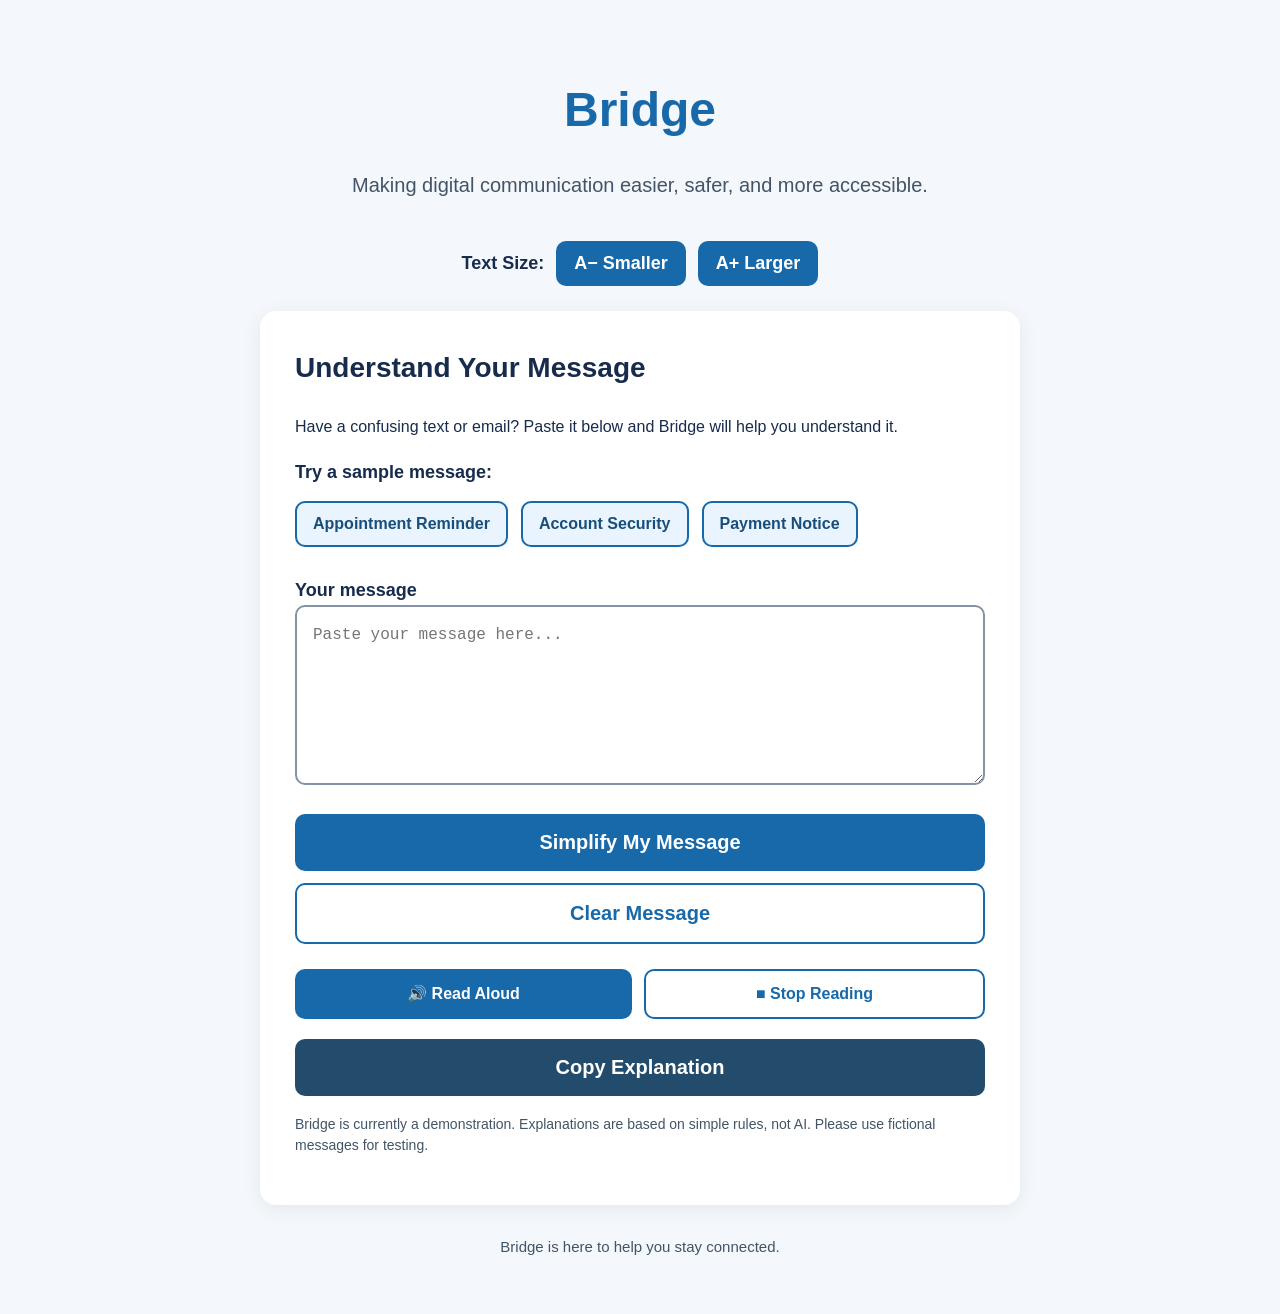
<file: index.html>
<!DOCTYPE html>
<html lang="en">
<head>
  <meta charset="UTF-8">
  <meta name="viewport"
        content="width=device-width, initial-scale=1.0">
  <title>Bridge | Communication Made Simple</title>

  <link rel="stylesheet" href="style.css">
</head>
<body>

  <main class="container">

    <header>
      <h1>Bridge</h1>
      <p class="subtitle">
        Making digital communication easier,
        safer, and more accessible.
      </p>
    </header>

<div class="accessibility-controls">
  <span>Text Size:</span>
  <button type="button" id="decreaseText"
    aria-label="Make text smaller">
    A− Smaller
  </button>
  <button type="button" id="increaseText"
    aria-label="Make text larger">
    A+ Larger
  </button>
</div>

    <section class="card">
      <h2>Understand Your Message</h2>

      <p class="instructions">
        Have a confusing text or email?
        Paste it below and Bridge will
        help you understand it.
      </p>

<div class="sample-messages">
  <p><strong>Try a sample message:</strong></p>

  <button type="button" id="sampleAppointment">
    Appointment Reminder
  </button>

  <button type="button" id="sampleSecurity">
    Account Security
  </button>

  <button type="button" id="samplePayment">
    Payment Notice
  </button>
</div>

      <label for="message">
        <strong>Your message</strong>
      </label>

      <textarea
        id="message"
        placeholder="Paste your message here..."
      ></textarea>

      <button type="button" id="simplifyBtn">
        Simplify My Message
      </button>
         
<button type="button" id="clearMessage">
  Clear Message
</button>

<div id="result" class="result" role="status" aria-live="polite" hidden>
  <h3>Your Message Explained</h3>

  <h4>What does this mean?</h4>
  <p id="simplifiedText"></p>

  <h4>Important Details</h4>
  <p id="importantDetails"></p>

  <h4>What should I do?</h4>
  <p id="nextSteps"></p>
</div>

<div id="scamWarnings" class="scam-warnings" hidden>
  <h4>Potential Warning Signs</h4>
  <ul id="warningList"></ul>
  <p id="safetyAdvice"></p>
</div>

<div class="speech-controls">
  <button type="button" id="readAloud">
    🔊 Read Aloud
  </button>

  <button type="button" id="stopReading">
    ■ Stop Reading
  </button>
</div>

<button type="button" id="copyExplanation">
  Copy Explanation
</button>

<p id="copyStatus" class="copy-status"
   role="status" aria-live="polite"></p>

<p id="speechStatus" class="speech-status"
   role="status" aria-live="polite"></p>

<p class="demo-notice">
  Bridge is currently a demonstration.
  Explanations are based on simple rules, not AI.
  Please use fictional messages for testing.
</p>

    </section>

    <footer>
      <p>Bridge is here to help you stay connected.</p>
    </footer>

  </main>
  <script src="messageRules.js"></script>
<script src="script.js?v=3"></script>
</body>
</html>
</file>
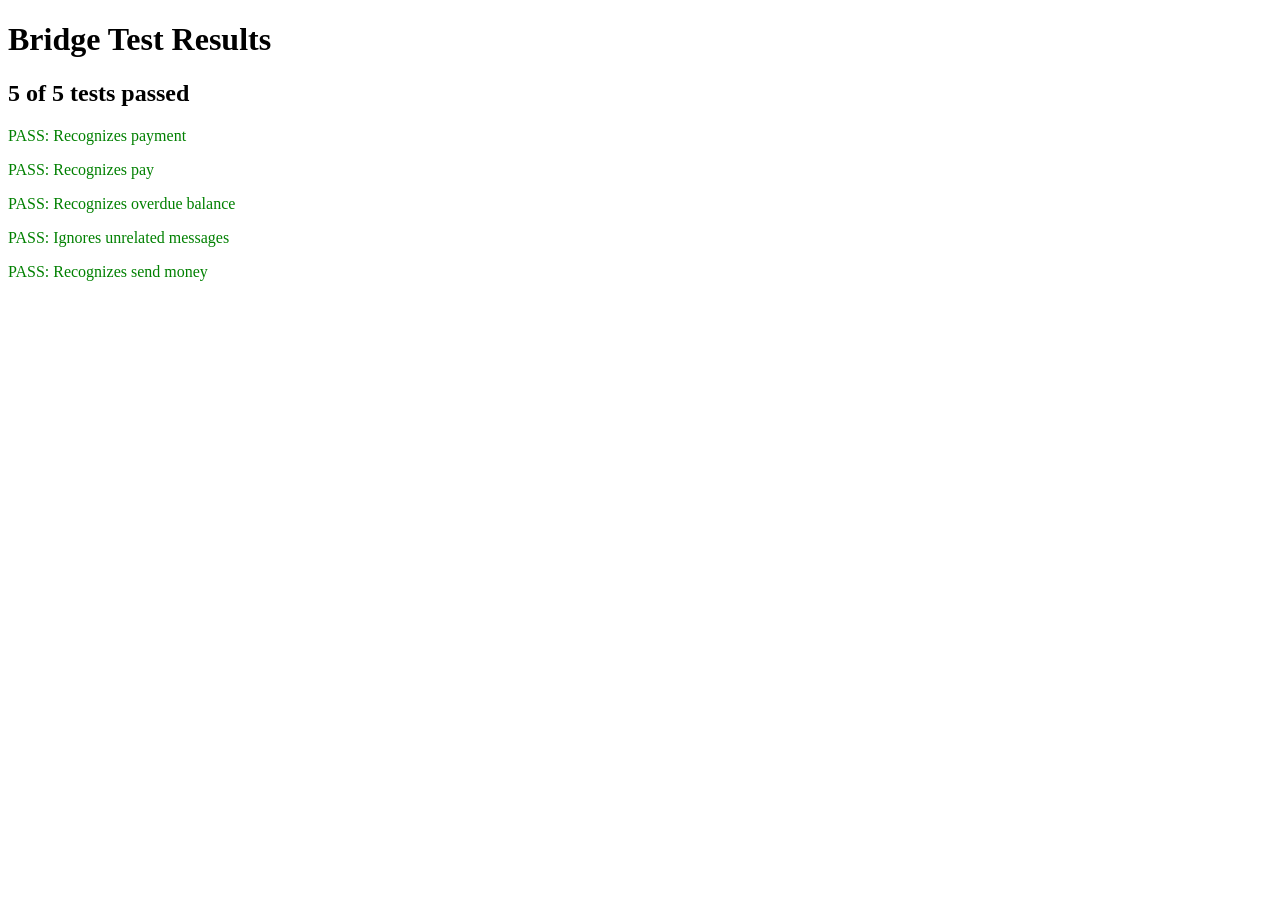
<file: tests.html>
<!DOCTYPE html>
<html lang="en">
<head>
  <meta charset="UTF-8">
  <title>Bridge Automated Tests</title>
</head>
<body>
  <h1>Bridge Test Results</h1>
  <div id="testResults"></div>

  <script src="messageRules.js"></script>

  <script>
    const tests = [
      {
        name: "Recognizes payment",
        input: "Your payment is due",
        expected: true
      },
      {
        name: "Recognizes pay",
        input: "Please pay your bill",
        expected: true
      },
      {
        name: "Recognizes overdue balance",
        input: "Your balance is overdue",
        expected: true
      },
      {
        name: "Ignores unrelated messages",
        input: "Your appointment is Friday",
        expected: false
      },
      {
        name: "Recognizes send money",
        input: "Please send money immediately",
        expected: true
      }
    ];

    const results = document.getElementById("testResults");
    let passed = 0;

    tests.forEach(function (test) {
      const actual = isPaymentMessage(test.input);
      const success = actual === test.expected;

      if (success) passed++;

      const paragraph = document.createElement("p");

      paragraph.textContent =
        (success ? "PASS: " : "FAIL: ") + test.name;

      paragraph.style.color = success ? "green" : "red";

      results.appendChild(paragraph);
    });

    const summary = document.createElement("h2");

    summary.textContent =
      passed + " of " + tests.length + " tests passed";

    results.prepend(summary);
  </script>
</body>
</html>
</file>
<file: style.css>
/* Bridge: Main Design */

* {
  box-sizing: border-box;
}

body {
  font-family: Arial, sans-serif;
  background-color: #f4f7fb;
  color: #172b4d;
  margin: 0;
  padding: 40px 20px;
  line-height: 1.6;
}

.container {
  max-width: 760px;
  margin: 0 auto;
}

header {
  text-align: center;
  margin-bottom: 40px;
}

h1 {
  font-size: 48px;
  color: #1769aa;
  margin-bottom: 5px;
}

.subtitle {
  font-size: 20px;
  color: #425466;
}

.card {
  background: white;
  padding: 35px;
  border-radius: 16px;
  box-shadow: 0 4px 20px rgba(0,0,0,0.07);
}

h2 {
  font-size: 28px;
  margin-top: 0;
}

.instructions {
  font-size: 18px;
}

textarea {
  width: 100%;
  min-height: 180px;
  padding: 16px;
  border: 2px solid #8293a5;
  border-radius: 10px;
  font-size: 18px;
  line-height: 1.5;
  resize: vertical;
}

textarea:focus {
  outline: 3px solid #86baff;
  border-color: #1769aa;
}

button {
  display: block;
  width: 100%;
  margin-top: 20px;
  padding: 17px;
  background-color: #1769aa;
  color: white;
  border: none;
  border-radius: 10px;
  font-size: 20px;
  font-weight: bold;
  cursor: pointer;
}

button:hover {
  background-color: #104e80;
}

button:focus-visible {
  outline: 3px solid #172b4d;
  outline-offset: 3px;
}

footer {
  text-align: center;
  margin-top: 30px;
  color: #425466;
  font-size: 15px;
}

.result {
  margin-top: 25px;
  padding: 24px;
  background-color: #eaf4ff;
  border-left: 5px solid #1769aa;
  border-radius: 10px;
  font-size: 18px;
}

.result[hidden] {
  display: none;
}

.result h3 {
  margin-top: 0;
  color: #172b4d;
  font-size: 23px;
}

.result p {
  margin-bottom: 0;
}

.result h4 {
  font-size: 20px;
  color: #1769aa;
  margin-top: 22px;
  margin-bottom: 8px;
}

.result h4:first-of-type {
  margin-top: 12px;
}

.result p {
  line-height: 1.7;
  font-size: 18px;
}

.demo-notice {
  color: #425466;
  font-size: 15px;
  line-height: 1.5;
  margin-top: 18px;
}

/* Accessibility Controls */

.accessibility-controls {
  display: flex;
  align-items: center;
  justify-content: center;
  flex-wrap: wrap;
  gap: 12px;
  margin-bottom: 25px;
}

.accessibility-controls span {
  font-size: 18px;
  font-weight: bold;
}

.accessibility-controls button {
  width: auto;
  margin: 0;
  padding: 12px 18px;
  font-size: 18px;
}

/* Adjustable text sizing */
html {
  font-size: 100%;
}

body {
  font-size: 1.125rem;
}

.instructions,
.result p {
  font-size: 1rem;
}

textarea {
  font-size: 1rem;
}

.demo-notice {
  font-size: 0.875rem;
}

/* Read-aloud controls */

.speech-controls {
  display: flex;
  gap: 12px;
  margin-top: 25px;
}

.speech-controls button {
  flex: 1;
  width: auto;
  margin-top: 0;
  padding: 14px;
  font-size: 1rem;
}

#stopReading {
  background-color: #ffffff;
  color: #1769aa;
  border: 2px solid #1769aa;
}

#stopReading:hover {
  background-color: #f0f6ff;
}

.speech-status {
  font-size: 0.95rem;
  margin-top: 12px;
  color: #425466;
}

@media (max-width: 500px) {
  .speech-controls {
    flex-direction: column;
  }
}

/* Sample message buttons */

.sample-messages {
  margin-bottom: 24px;
}

.sample-messages p {
  margin-bottom: 10px;
}

.sample-messages button {
  display: inline-block;
  width: auto;
  margin: 5px 8px 5px 0;
  padding: 12px 16px;
  font-size: 1rem;
  background-color: #eaf4ff;
  color: #174e7a;
  border: 2px solid #1769aa;
}

.sample-messages button:hover {
  background-color: #d5e9fc;
}

/* Copy explanation */

#copyExplanation {
  background-color: #234c6c;
}

#copyExplanation:hover {
  background-color: #173b56;
}

.copy-status {
  font-size: 0.95rem;
  color: #234c6c;
  margin-top: 10px;
}
#importantDetails {
  white-space: pre-line;
}
/* Scam awareness */

.scam-warnings {
  margin-top: 25px;
  padding: 22px;
  background-color: #fff4e5;
  border-left: 5px solid #b45309;
  border-radius: 10px;
  color: #422006;
}

.scam-warnings[hidden] {
  display: none;
}

.scam-warnings h4 {
  color: #92400e;
  margin-top: 0;
}

.scam-warnings ul {
  padding-left: 25px;
  line-height: 1.7;
}

.scam-warnings li {
  margin-bottom: 12px;
}

.scam-warnings p {
  font-size: 1rem;
  font-weight: bold;
}

/* Clear Message button */

#clearMessage {
  background-color: #ffffff;
  color: #1769aa;
  border: 2px solid #1769aa;
  margin-top: 12px;
}

#clearMessage:hover {
  background-color: #eaf4ff;
}
</file>
